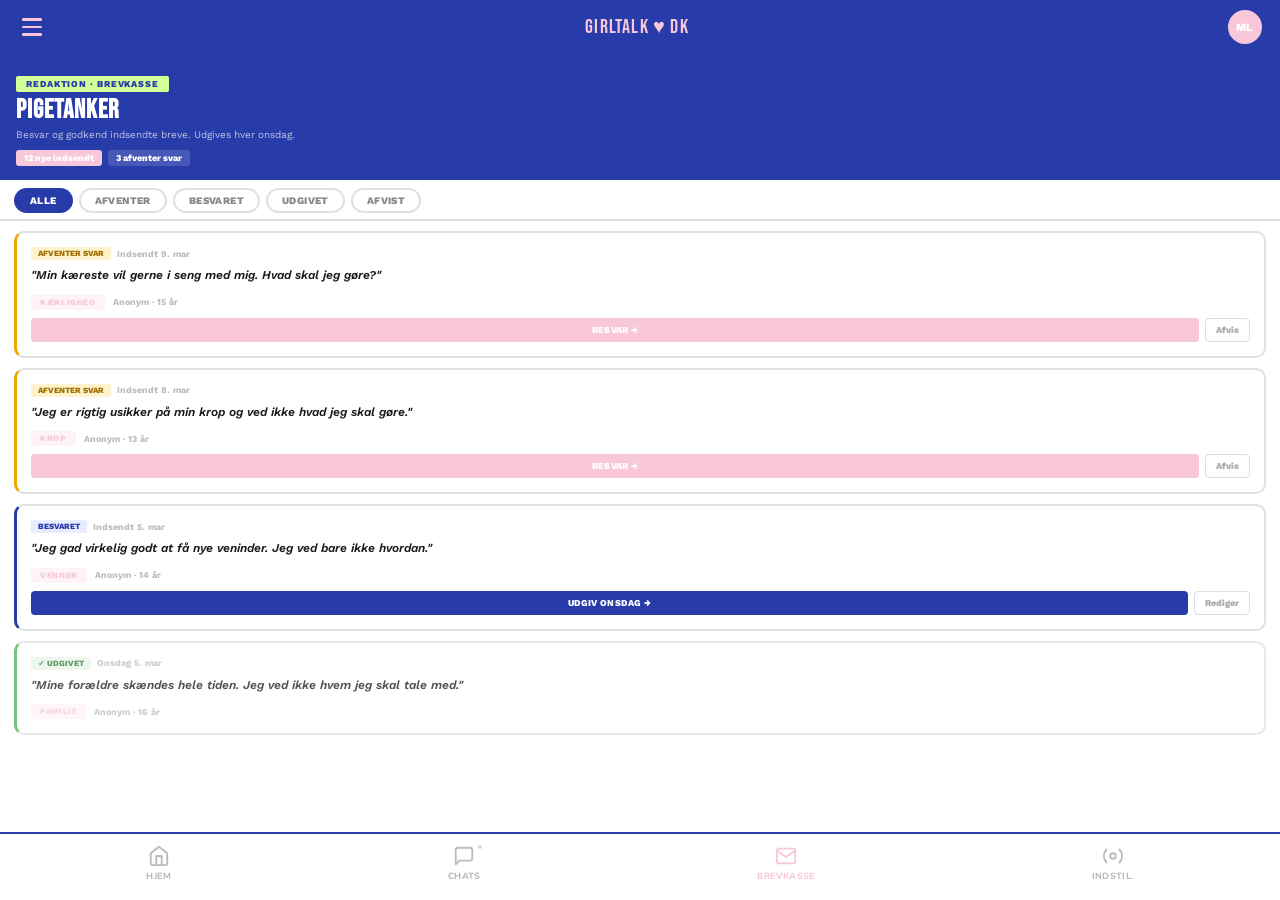
<file: brevkasse.html>
<!DOCTYPE html>
<html lang="da">
<head>
  <meta charset="UTF-8">
  <meta name="viewport" content="width=device-width, initial-scale=1.0">
  <title>GirlTalk · Brevkasse</title>
  <link rel="stylesheet" href="styles.css">
  <link rel="icon" href="favicon.svg" type="image/svg+xml">
</head>
<body class="page-inner">
<!--Hjælp af Claude AI-->
  <!-- DRAWER -->
  <div class="overlay" id="globalOv"></div>
  <nav class="drawer" id="globalDrawer" aria-label="Hovedmenu">
    <div class="drawer__header">
      <p class="drawer__logo">GIRLTALK ♥︎ DK</p>
      <div class="drawer__user">
        <span class="drawer__avatar" aria-hidden="true">ML</span>
        <div>
          <p class="drawer__name">Maria Larsen</p>
          <p class="drawer__role">Frivillig rådgiver · Online</p>
        </div>
      </div>
    </div>
    <ul class="drawer__nav">
      <li class="drawer__section">Rådgivning</li>
      <li class="drawer__item">
        <a class="drawer__link" href="home.html" aria-label="Samtaler">
          <svg viewBox="0 0 24 24" aria-hidden="true"><path d="M21 15a2 2 0 01-2 2H7l-4 4V5a2 2 0 012-2h14a2 2 0 012 2z"/></svg>
          <span class="drawer__label">Samtaler</span>
          <span class="drawer__badge drawer__badge--pink">3</span>
        </a>
      </li>
      <li class="drawer__item">
        <a class="drawer__link" href="chatlist.html" aria-label="Køoversigt">
          <svg viewBox="0 0 24 24" aria-hidden="true"><circle cx="12" cy="12" r="10"/><polyline points="12 6 12 12 16 14"/></svg>
          <span class="drawer__label">Køoversigt</span>
          <span class="drawer__badge drawer__badge--orange">2</span>
        </a>
      </li>
      <li class="drawer__item">
        <a class="drawer__link" href="#" aria-label="Vagtplan">
          <svg viewBox="0 0 24 24" aria-hidden="true"><rect x="3" y="4" width="18" height="18" rx="2"/><line x1="16" y1="2" x2="16" y2="6"/><line x1="8" y1="2" x2="8" y2="6"/><line x1="3" y1="10" x2="21" y2="10"/></svg>
          <span class="drawer__label">Vagtplan</span>
          <span class="drawer__meta">Man 14–18</span>
        </a>
      </li>
      <li class="drawer__section">Team</li>
      <li class="drawer__item">
        <a class="drawer__link" href="#" aria-label="Mit team">
          <svg viewBox="0 0 24 24" aria-hidden="true"><path d="M17 21v-2a4 4 0 00-4-4H5a4 4 0 00-4 4v2"/><circle cx="9" cy="7" r="4"/><path d="M23 21v-2a4 4 0 00-3-3.87M16 3.13a4 4 0 010 7.75"/></svg>
          <span class="drawer__label">Mit team</span>
          <span class="drawer__online">5 online</span>
        </a>
      </li>
      <li class="drawer__item">
        <a class="drawer__link" href="#" aria-label="Intern chat">
          <svg viewBox="0 0 24 24" aria-hidden="true"><path d="M21 15a2 2 0 01-2 2H7l-4 4V5a2 2 0 012-2h14a2 2 0 012 2z"/></svg>
          <span class="drawer__label">Intern chat</span>
        </a>
      </li>
      <li class="drawer__section">Andet</li>
      <li class="drawer__item">
        <a class="drawer__link" href="#" aria-label="Ressourcer">
          <svg viewBox="0 0 24 24" aria-hidden="true"><path d="M14 2H6a2 2 0 00-2 2v16a2 2 0 002 2h12a2 2 0 002-2V8z"/><polyline points="14 2 14 8 20 8"/></svg>
          <span class="drawer__label">Ressourcer</span>
        </a>
      </li>
      <li class="drawer__item drawer__item--active">
        <a class="drawer__link" href="brevkasse.html" aria-label="Brevkasse" aria-current="page">
          <svg viewBox="0 0 24 24" aria-hidden="true"><path d="M4 4h16c1.1 0 2 .9 2 2v12c0 1.1-.9 2-2 2H4c-1.1 0-2-.9-2-2V6c0-1.1.9-2 2-2z"/><polyline points="22,6 12,13 2,6"/></svg>
          <span class="drawer__label">Brevkasse</span>
        </a>
      </li>
      <li class="drawer__item">
        <a class="drawer__link" href="#" aria-label="Indstillinger">
          <svg viewBox="0 0 24 24" aria-hidden="true"><circle cx="12" cy="12" r="3"/><path d="M19.07 4.93a10 10 0 010 14.14M4.93 4.93a10 10 0 000 14.14"/></svg>
          <span class="drawer__label">Indstillinger</span>
        </a>
      </li>
    </ul>
    <a href="login.html" class="drawer__logout" aria-label="Log ud">
      <svg viewBox="0 0 24 24" aria-hidden="true"><path d="M9 21H5a2 2 0 01-2-2V5a2 2 0 012-2h4"/><polyline points="16 17 21 12 16 7"/><line x1="21" y1="12" x2="9" y2="12"/></svg>
      <span>Log ud</span>
    </a>
  </nav>

  <!-- TOPBAR -->
  <header class="topbar">
    <button class="topbar__menu-btn" id="menu-btn" aria-label="Åbn menu">
      <span></span><span></span><span></span>
    </button>
    <p class="topbar__logo">GIRLTALK ♥︎ DK</p>
    <span class="topbar__avatar" aria-hidden="true">ML</span>
  </header>

  <!-- HERO -->
  <div class="bk-hero">
    <span class="bk-hero__eyebrow">Redaktion · Brevkasse</span>
    <h1 class="bk-hero__title">PIGETANKER</h1>
    <p class="bk-hero__desc">Besvar og godkend indsendte breve. Udgives hver onsdag.</p>
    <!-- RETTELSE 1: Tilføjet role="region" så aria-label er tilladt på <div> -->
    <div class="bk-hero__stats" role="region" aria-label="Statistik">
      <span class="bk-hero__stat--pink">12 nye indsendt</span>
      <span class="bk-hero__stat--ghost">3 afventer svar</span>
    </div>
  </div>

  <!-- FILTER -->
  <!-- RETTELSE 7: role="tab" kræver tilhørende role="tabpanel".
       Filtrene er ændret til role="button" med aria-pressed da de er filtre, ikke rigtige tabs. -->
  <div class="bk-filters">
    <ul id="bk-filters-list" role="group" aria-label="Filtrer breve">
      <li class="bk-filters__tag bk-filters__tag--active" data-filter="alle" role="button" aria-pressed="true">Alle</li>
      <li class="bk-filters__tag" data-filter="afventer" role="button" aria-pressed="false">Afventer</li>
      <li class="bk-filters__tag" data-filter="besvaret" role="button" aria-pressed="false">Besvaret</li>
      <li class="bk-filters__tag" data-filter="udgivet" role="button" aria-pressed="false">Udgivet</li>
      <li class="bk-filters__tag" data-filter="afvist" role="button" aria-pressed="false">Afvist</li>
    </ul>
  </div>

  <!-- BREVE -->
  <main class="bk-list" id="bk-list" aria-label="Indsendte breve">

    <!-- RETTELSE 2-5: Tilføjet <h2> i hvert <article> så de ikke mangler overskrift (warning) -->
    <article class="bk-card bk-card--pending" data-status="afventer">
      <div class="bk-card__top">
        <span class="bk-card__status bk-card__status--pending">Afventer svar</span>
        <span class="bk-card__date">Indsendt 9. mar</span>
      </div>
      <h2 class="sr-only">Brev om kærlighed – Anonym, 15 år</h2>
      <p class="bk-card__question">"Min kæreste vil gerne i seng med mig. Hvad skal jeg gøre?"</p>
      <div class="bk-card__meta">
        <span class="bk-card__chip">Kærlighed</span>
        <span class="bk-card__date">Anonym · 15 år</span>
      </div>
      <div class="bk-card__actions">
        <button class="bk-card__btn--primary" aria-label="Besvar dette brev">Besvar →</button>
        <button class="bk-card__btn--ghost" aria-label="Afvis dette brev">Afvis</button>
      </div>
    </article>

    <article class="bk-card bk-card--pending" data-status="afventer">
      <div class="bk-card__top">
        <span class="bk-card__status bk-card__status--pending">Afventer svar</span>
        <span class="bk-card__date">Indsendt 8. mar</span>
      </div>
      <h2 class="sr-only">Brev om krop – Anonym, 13 år</h2>
      <p class="bk-card__question">"Jeg er rigtig usikker på min krop og ved ikke hvad jeg skal gøre."</p>
      <div class="bk-card__meta">
        <span class="bk-card__chip">Krop</span>
        <span class="bk-card__date">Anonym · 13 år</span>
      </div>
      <div class="bk-card__actions">
        <button class="bk-card__btn--primary" aria-label="Besvar dette brev">Besvar →</button>
        <button class="bk-card__btn--ghost" aria-label="Afvis dette brev">Afvis</button>
      </div>
    </article>

    <article class="bk-card bk-card--answered" data-status="besvaret">
      <div class="bk-card__top">
        <span class="bk-card__status bk-card__status--answered">Besvaret</span>
        <span class="bk-card__date">Indsendt 5. mar</span>
      </div>
      <h2 class="sr-only">Brev om venner – Anonym, 14 år</h2>
      <p class="bk-card__question">"Jeg gad virkelig godt at få nye veninder. Jeg ved bare ikke hvordan."</p>
      <div class="bk-card__meta">
        <span class="bk-card__chip">Venner</span>
        <span class="bk-card__date">Anonym · 14 år</span>
      </div>
      <div class="bk-card__actions">
        <button class="bk-card__btn--blue" aria-label="Udgiv brev onsdag">Udgiv onsdag →</button>
        <button class="bk-card__btn--ghost" aria-label="Rediger svar">Rediger</button>
      </div>
    </article>

    <article class="bk-card bk-card--published" data-status="udgivet">
      <div class="bk-card__top">
        <span class="bk-card__status bk-card__status--published">✓ Udgivet</span>
        <span class="bk-card__date">Onsdag 5. mar</span>
      </div>
      <h2 class="sr-only">Brev om familie – Anonym, 16 år</h2>
      <p class="bk-card__question">"Mine forældre skændes hele tiden. Jeg ved ikke hvem jeg skal tale med."</p>
      <div class="bk-card__meta">
        <span class="bk-card__chip">Familie</span>
        <span class="bk-card__date">Anonym · 16 år</span>
      </div>
    </article>

  </main>

  <!-- BUNDNAVIGATION -->
  <nav class="bottom-nav" aria-label="Bundnavigation">
    <a href="home.html" class="bottom-nav__item" aria-label="Hjem">
      <svg viewBox="0 0 24 24" aria-hidden="true"><path d="M3 9l9-7 9 7v11a2 2 0 01-2 2H5a2 2 0 01-2-2z"/><polyline points="9 22 9 12 15 12 15 22"/></svg>
      <span>Hjem</span>
    </a>
    <a href="chatlist.html" class="bottom-nav__item" aria-label="Chats">
      <svg viewBox="0 0 24 24" aria-hidden="true"><path d="M21 15a2 2 0 01-2 2H7l-4 4V5a2 2 0 012-2h14a2 2 0 012 2z"/></svg>
      <!-- RETTELSE 6: aria-label fjernet fra <span>, erstattet med aria-hidden + sr-only -->
      <span class="bottom-nav__badge" aria-hidden="true"></span>
      <span class="sr-only">Nye beskeder</span>
      <span>Chats</span>
    </a>
    <a href="brevkasse.html" class="bottom-nav__item bottom-nav__item--active" aria-label="Brevkasse" aria-current="page">
      <svg viewBox="0 0 24 24" aria-hidden="true"><path d="M4 4h16c1.1 0 2 .9 2 2v12c0 1.1-.9 2-2 2H4c-1.1 0-2-.9-2-2V6c0-1.1.9-2 2-2z"/><polyline points="22,6 12,13 2,6"/></svg>
      <span>Brevkasse</span>
    </a>
    <a href="#" class="bottom-nav__item" aria-label="Indstillinger">
      <svg viewBox="0 0 24 24" aria-hidden="true"><circle cx="12" cy="12" r="3"/><path d="M19.07 4.93a10 10 0 010 14.14M4.93 4.93a10 10 0 000 14.14"/></svg>
      <span>Indstil.</span>
    </a>
  </nav>

  <script src="js/drawer.js"></script>
  <script src="js/brevkasse.js"></script>

</body>
</html>
</file>
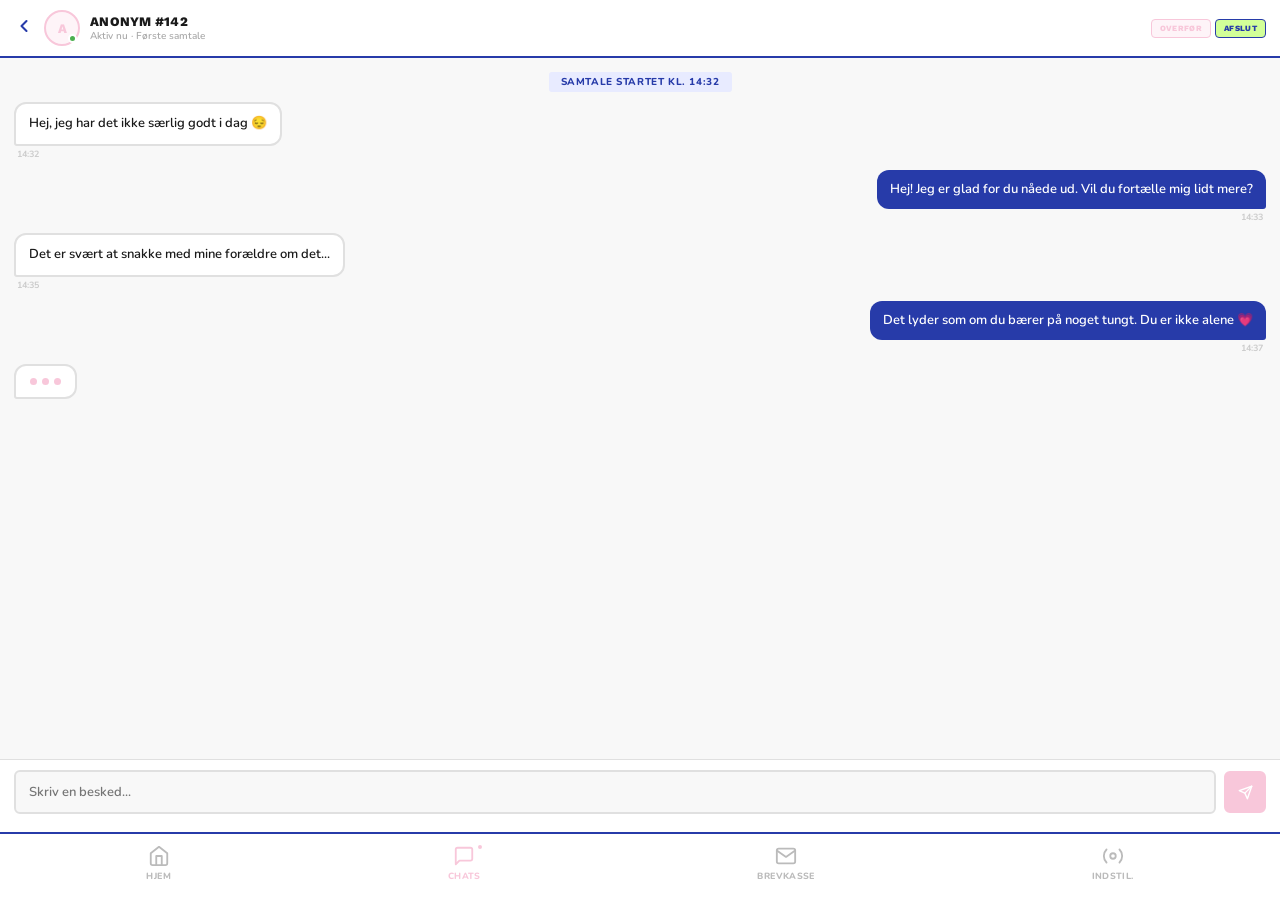
<file: chat.html>
<!DOCTYPE html>
<html lang="da">
<head>
<meta charset="UTF-8">
<meta name="viewport" content="width=device-width, initial-scale=1.0">
<title>GirlTalk · Samtale</title>
<link rel="stylesheet" href="styles.css">
<link rel="icon" href="favicon.svg" type="image/svg+xml">
</head>
<body class="page-chat">
<!--Hjælp af Claude AI-->
<!-- HEADER -->
<header class="chat-header">
<a href="chatlist.html" class="chat-header__back" aria-label="Tilbage til samtaleliste">
<svg viewBox="0 0 24 24" aria-hidden="true"><polyline points="15 18 9 12 15 6"/></svg>
</a>
<span class="chat-header__avatar" aria-hidden="true">A<span class="chat-list__status-dot chat-list__status-dot--online"></span></span>
<div class="chat-header__info">
<h1>Anonym #142</h1>
<p>Aktiv nu · Første samtale</p>
</div>
<div class="chat-header__actions">
<button class="chat-header__action chat-header__action--transfer" aria-label="Overfør samtale">Overfør</button>
<button class="chat-header__action chat-header__action--end" aria-label="Afslut samtale">Afslut</button>
</div>
</header>
<!-- BESKEDER -->
<main class="messages" id="messages" aria-label="Beskeder" aria-live="polite">
<p class="message__system">Samtale startet kl. 14:32</p>
<div class="message message--received">
<p class="message__bubble">Hej, jeg har det ikke særlig godt i dag 😔</p>
<span class="message__time">14:32</span>
</div>
<div class="message message--sent">
<p class="message__bubble">Hej! Jeg er glad for du nåede ud. Vil du fortælle mig lidt mere?</p>
<span class="message__time">14:33</span>
</div>
<div class="message message--received">
<p class="message__bubble">Det er svært at snakke med mine forældre om det...</p>
<span class="message__time">14:35</span>
</div>
<div class="message message--sent">
<p class="message__bubble">Det lyder som om du bærer på noget tungt. Du er ikke alene 💗</p>
<span class="message__time">14:37</span>
</div>
<!-- RETTELSE 1: aria-label fjernet fra <div> (generic element).
     Teksten formidles nu via et sr-only element ved siden af, og aria-hidden="true"
     er beholdt da den animerede typing-indikator er rent dekorativ. -->
<div class="message__typing" aria-hidden="true">
  <span></span><span></span><span></span>
</div>
<span class="sr-only" role="status">Skriver...</span>
</main>
<!-- INPUT -->
<div class="chat-input">
<input class="chat-input__field" id="chat-input" type="text" placeholder="Skriv en besked..." aria-label="Skriv en besked">
<button class="chat-input__send" id="send-btn" aria-label="Send besked">
<svg viewBox="0 0 24 24" aria-hidden="true"><line x1="22" y1="2" x2="11" y2="13"/><polygon points="22 2 15 22 11 13 2 9 22 2"/></svg>
</button>
</div>
<!-- BUNDNAVIGATION -->
<nav class="bottom-nav" aria-label="Bundnavigation">
<a href="home.html" class="bottom-nav__item" aria-label="Hjem">
<svg viewBox="0 0 24 24" aria-hidden="true"><path d="M3 9l9-7 9 7v11a2 2 0 01-2 2H5a2 2 0 01-2-2z"/><polyline points="9 22 9 12 15 12 15 22"/></svg>
<span>Hjem</span>
</a>
<a href="chatlist.html" class="bottom-nav__item bottom-nav__item--active" aria-label="Chats" aria-current="page">
<svg viewBox="0 0 24 24" aria-hidden="true"><path d="M21 15a2 2 0 01-2 2H7l-4 4V5a2 2 0 012-2h14a2 2 0 012 2z"/></svg>
<!-- RETTELSE 2: aria-label fjernet fra <span> (generic element).
     Erstattet med aria-hidden="true" + sr-only tekst. -->
<span class="bottom-nav__badge" aria-hidden="true"></span>
<span class="sr-only">Nye beskeder</span>
<span>Chats</span>
</a>
<a href="brevkasse.html" class="bottom-nav__item" aria-label="Brevkasse">
<svg viewBox="0 0 24 24" aria-hidden="true"><path d="M4 4h16c1.1 0 2 .9 2 2v12c0 1.1-.9 2-2 2H4c-1.1 0-2-.9-2-2V6c0-1.1.9-2 2-2z"/><polyline points="22,6 12,13 2,6"/></svg>
<span>Brevkasse</span>
</a>
<a href="#" class="bottom-nav__item" aria-label="Indstillinger">
<svg viewBox="0 0 24 24" aria-hidden="true"><circle cx="12" cy="12" r="3"/><path d="M19.07 4.93a10 10 0 010 14.14M4.93 4.93a10 10 0 000 14.14"/></svg>
<span>Indstil.</span>
</a>
</nav>
<script src="js/chat.js"></script>
</body>
</html>
</file>
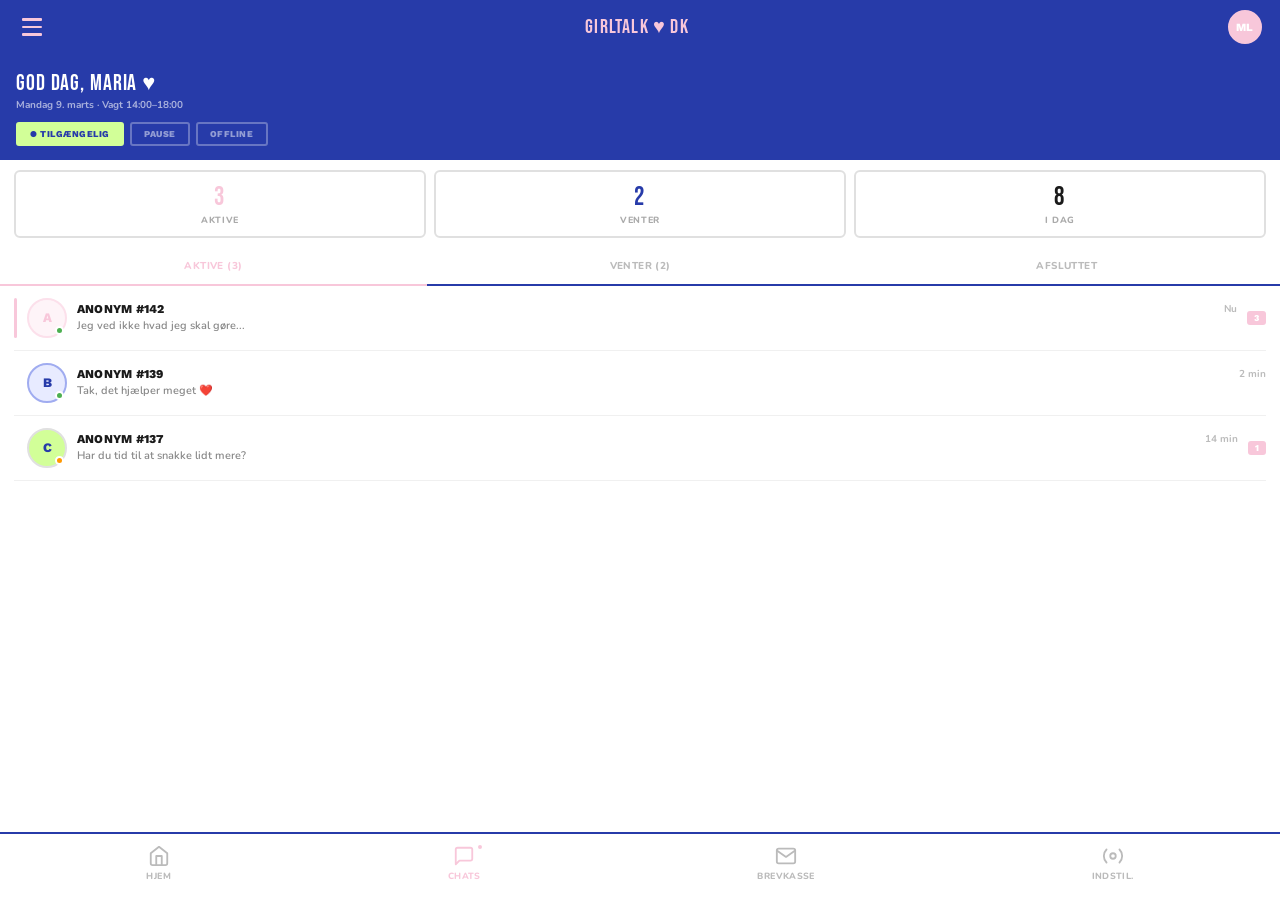
<file: chatlist.html>
<!DOCTYPE html>
<html lang="da">
<head>
  <meta charset="UTF-8">
  <meta name="viewport" content="width=device-width, initial-scale=1.0">
  <title>GirlTalk · Samtaler</title>
  <link rel="stylesheet" href="styles.css">
  <link rel="icon" href="favicon.svg" type="image/svg+xml">
</head>
<body class="page-inner">
 <!--Hjælp af Claude AI-->
  <!-- DRAWER -->
  <div class="overlay" id="globalOv"></div>
  <nav class="drawer" id="globalDrawer" aria-label="Hovedmenu">
    <div class="drawer__header">
      <p class="drawer__logo">GIRLTALK ♥︎ DK</p>
      <div class="drawer__user">
        <span class="drawer__avatar" aria-hidden="true">ML</span>
        <div>
          <p class="drawer__name">Maria Larsen</p>
          <p class="drawer__role">Frivillig rådgiver · Online</p>
        </div>
      </div>
    </div>
    <ul class="drawer__nav">
      <li class="drawer__section">Rådgivning</li>
      <li class="drawer__item">
        <a class="drawer__link" href="home.html" aria-label="Samtaler">
          <svg viewBox="0 0 24 24" aria-hidden="true"><path d="M21 15a2 2 0 01-2 2H7l-4 4V5a2 2 0 012-2h14a2 2 0 012 2z"/></svg>
          <span class="drawer__label">Samtaler</span>
          <span class="drawer__badge drawer__badge--pink">3</span>
        </a>
      </li>
      <li class="drawer__item drawer__item--active">
        <a class="drawer__link" href="chatlist.html" aria-label="Køoversigt" aria-current="page">
          <svg viewBox="0 0 24 24" aria-hidden="true"><circle cx="12" cy="12" r="10"/><polyline points="12 6 12 12 16 14"/></svg>
          <span class="drawer__label">Køoversigt</span>
          <span class="drawer__badge drawer__badge--orange">2</span>
        </a>
      </li>
      <li class="drawer__item">
        <a class="drawer__link" href="#" aria-label="Vagtplan">
          <svg viewBox="0 0 24 24" aria-hidden="true"><rect x="3" y="4" width="18" height="18" rx="2"/><line x1="16" y1="2" x2="16" y2="6"/><line x1="8" y1="2" x2="8" y2="6"/><line x1="3" y1="10" x2="21" y2="10"/></svg>
          <span class="drawer__label">Vagtplan</span>
          <span class="drawer__meta">Man 14–18</span>
        </a>
      </li>
      <li class="drawer__section">Team</li>
      <li class="drawer__item">
        <a class="drawer__link" href="#" aria-label="Mit team">
          <svg viewBox="0 0 24 24" aria-hidden="true"><path d="M17 21v-2a4 4 0 00-4-4H5a4 4 0 00-4 4v2"/><circle cx="9" cy="7" r="4"/><path d="M23 21v-2a4 4 0 00-3-3.87M16 3.13a4 4 0 010 7.75"/></svg>
          <span class="drawer__label">Mit team</span>
          <span class="drawer__online">5 online</span>
        </a>
      </li>
      <li class="drawer__item">
        <a class="drawer__link" href="#" aria-label="Intern chat">
          <svg viewBox="0 0 24 24" aria-hidden="true"><path d="M21 15a2 2 0 01-2 2H7l-4 4V5a2 2 0 012-2h14a2 2 0 012 2z"/></svg>
          <span class="drawer__label">Intern chat</span>
        </a>
      </li>
      <li class="drawer__section">Andet</li>
      <li class="drawer__item">
        <a class="drawer__link" href="#" aria-label="Ressourcer">
          <svg viewBox="0 0 24 24" aria-hidden="true"><path d="M14 2H6a2 2 0 00-2 2v16a2 2 0 002 2h12a2 2 0 002-2V8z"/><polyline points="14 2 14 8 20 8"/></svg>
          <span class="drawer__label">Ressourcer</span>
        </a>
      </li>
      <li class="drawer__item">
        <a class="drawer__link" href="brevkasse.html" aria-label="Brevkasse">
          <svg viewBox="0 0 24 24" aria-hidden="true"><path d="M4 4h16c1.1 0 2 .9 2 2v12c0 1.1-.9 2-2 2H4c-1.1 0-2-.9-2-2V6c0-1.1.9-2 2-2z"/><polyline points="22,6 12,13 2,6"/></svg>
          <span class="drawer__label">Brevkasse</span>
        </a>
      </li>
      <li class="drawer__item">
        <a class="drawer__link" href="#" aria-label="Indstillinger">
          <svg viewBox="0 0 24 24" aria-hidden="true"><circle cx="12" cy="12" r="3"/><path d="M19.07 4.93a10 10 0 010 14.14M4.93 4.93a10 10 0 000 14.14"/></svg>
          <span class="drawer__label">Indstillinger</span>
        </a>
      </li>
    </ul>
    <a href="login.html" class="drawer__logout" aria-label="Log ud">
      <svg viewBox="0 0 24 24" aria-hidden="true"><path d="M9 21H5a2 2 0 01-2-2V5a2 2 0 012-2h4"/><polyline points="16 17 21 12 16 7"/><line x1="21" y1="12" x2="9" y2="12"/></svg>
      <span>Log ud</span>
    </a>
  </nav>

  <!-- TOPBAR -->
  <header class="topbar">
    <button class="topbar__menu-btn" id="menu-btn" aria-label="Åbn menu">
      <span></span><span></span><span></span>
    </button>
    <p class="topbar__logo">GIRLTALK ♥︎ DK</p>
    <span class="topbar__avatar" aria-hidden="true">ML</span>
  </header>

  <!-- DASHBOARD -->
  <div class="dashboard">
    <p class="dashboard__welcome">God dag, Maria ♥</p>
    <p class="dashboard__subtitle">Mandag 9. marts · Vagt 14:00–18:00</p>
    <div class="dashboard__status" role="group" aria-label="Vælg status">
      <button class="dashboard__status-btn dashboard__status-btn--active" id="spill-av" aria-pressed="true">● Tilgængelig</button>
      <button class="dashboard__status-btn" id="spill-pa" aria-pressed="false">Pause</button>
      <button class="dashboard__status-btn" id="spill-of" aria-pressed="false">Offline</button>
    </div>
  </div>

  <!-- STATS -->
  <!-- RETTELSE 1: Tilføjet role="region" så aria-label er tilladt på <div> -->
  <div class="stats" role="region" aria-label="Statistik">
    <div class="stats__card"><p class="stats__number stats__number--pink">3</p><p class="stats__label">Aktive</p></div>
    <div class="stats__card"><p class="stats__number stats__number--blue">2</p><p class="stats__label">Venter</p></div>
    <div class="stats__card"><p class="stats__number stats__number--dark">8</p><p class="stats__label">I dag</p></div>
  </div>

  <!-- TABS -->
  <!-- RETTELSE 5: role="tab" kræver tilhørende role="tabpanel".
       Tilføjet aria-controls og id'er på knapperne, samt skjulte tabpanel-elementer. -->
  <div class="tabs" role="tablist" aria-label="Samtalestatus">
    <button class="tabs__tab tabs__tab--active" role="tab" aria-selected="true" aria-controls="panel-aktive" id="tab-aktive">Aktive (3)</button>
    <button class="tabs__tab" role="tab" aria-selected="false" aria-controls="panel-venter" id="tab-venter">Venter (2)</button>
    <button class="tabs__tab" role="tab" aria-selected="false" aria-controls="panel-afsluttet" id="tab-afsluttet">Afsluttet</button>
  </div>

  <!-- SAMTALELISTE -->
  <main class="chat-list">
    <!-- Tabpanels der svarer til hver tab -->
    <div id="panel-aktive" role="tabpanel" aria-labelledby="tab-aktive">
      <ul class="chat-list__items" aria-label="Aktive samtaler">
        <li class="chat-list__item">
          <a class="chat-list__link" href="chat.html" aria-label="Åbn samtale med Anonym #142">
            <span class="chat-list__urgency chat-list__urgency--pink" aria-hidden="true"></span>
            <span class="chat-list__avatar chat-list__avatar--pink" aria-hidden="true">A<span class="chat-list__status-dot chat-list__status-dot--online"></span></span>
            <div class="chat-list__info">
              <div class="chat-list__top">
                <span class="chat-list__name">Anonym #142</span>
                <span class="chat-list__time">Nu</span>
              </div>
              <p class="chat-list__preview">Jeg ved ikke hvad jeg skal gøre...</p>
            </div>
            <!-- RETTELSE 2+3: aria-label fjernet fra <span> (generic element).
                 Teksten formidles via sr-only i stedet. -->
            <span class="chat-list__badge" aria-hidden="true">3</span>
            <span class="sr-only">3 ulæste beskeder</span>
          </a>
        </li>
        <li class="chat-list__item">
          <a class="chat-list__link" href="chat.html" aria-label="Åbn samtale med Anonym #139">
            <span class="chat-list__urgency" aria-hidden="true"></span>
            <span class="chat-list__avatar chat-list__avatar--blue" aria-hidden="true">B<span class="chat-list__status-dot chat-list__status-dot--online"></span></span>
            <div class="chat-list__info">
              <div class="chat-list__top">
                <span class="chat-list__name">Anonym #139</span>
                <span class="chat-list__time">2 min</span>
              </div>
              <p class="chat-list__preview">Tak, det hjælper meget ❤️</p>
            </div>
          </a>
        </li>
        <li class="chat-list__item">
          <a class="chat-list__link" href="chat.html" aria-label="Åbn samtale med Anonym #137">
            <span class="chat-list__urgency" aria-hidden="true"></span>
            <span class="chat-list__avatar chat-list__avatar--green" aria-hidden="true">C<span class="chat-list__status-dot chat-list__status-dot--waiting"></span></span>
            <div class="chat-list__info">
              <div class="chat-list__top">
                <span class="chat-list__name">Anonym #137</span>
                <span class="chat-list__time">14 min</span>
              </div>
              <p class="chat-list__preview">Har du tid til at snakke lidt mere?</p>
            </div>
            <span class="chat-list__badge" aria-hidden="true">1</span>
            <span class="sr-only">1 ulæst besked</span>
          </a>
        </li>
      </ul>
    </div>
    <div id="panel-venter" role="tabpanel" aria-labelledby="tab-venter" hidden></div>
    <div id="panel-afsluttet" role="tabpanel" aria-labelledby="tab-afsluttet" hidden></div>
  </main>

  <!-- BUNDNAVIGATION -->
  <nav class="bottom-nav" aria-label="Bundnavigation">
    <a href="home.html" class="bottom-nav__item" aria-label="Hjem">
      <svg viewBox="0 0 24 24" aria-hidden="true"><path d="M3 9l9-7 9 7v11a2 2 0 01-2 2H5a2 2 0 01-2-2z"/><polyline points="9 22 9 12 15 12 15 22"/></svg>
      <span>Hjem</span>
    </a>
    <a href="chatlist.html" class="bottom-nav__item bottom-nav__item--active" aria-label="Chats" aria-current="page">
      <svg viewBox="0 0 24 24" aria-hidden="true"><path d="M21 15a2 2 0 01-2 2H7l-4 4V5a2 2 0 012-2h14a2 2 0 012 2z"/></svg>
      <!-- RETTELSE 4: aria-label fjernet fra <span>, erstattet med aria-hidden + sr-only -->
      <span class="bottom-nav__badge" aria-hidden="true"></span>
      <span class="sr-only">Nye beskeder</span>
      <span>Chats</span>
    </a>
    <a href="brevkasse.html" class="bottom-nav__item" aria-label="Brevkasse">
      <svg viewBox="0 0 24 24" aria-hidden="true"><path d="M4 4h16c1.1 0 2 .9 2 2v12c0 1.1-.9 2-2 2H4c-1.1 0-2-.9-2-2V6c0-1.1.9-2 2-2z"/><polyline points="22,6 12,13 2,6"/></svg>
      <span>Brevkasse</span>
    </a>
    <a href="#" class="bottom-nav__item" aria-label="Indstillinger">
      <svg viewBox="0 0 24 24" aria-hidden="true"><circle cx="12" cy="12" r="3"/><path d="M19.07 4.93a10 10 0 010 14.14M4.93 4.93a10 10 0 000 14.14"/></svg>
      <span>Indstil.</span>
    </a>
  </nav>

  <script src="js/drawer.js"></script>

</body>
</html>
</file>
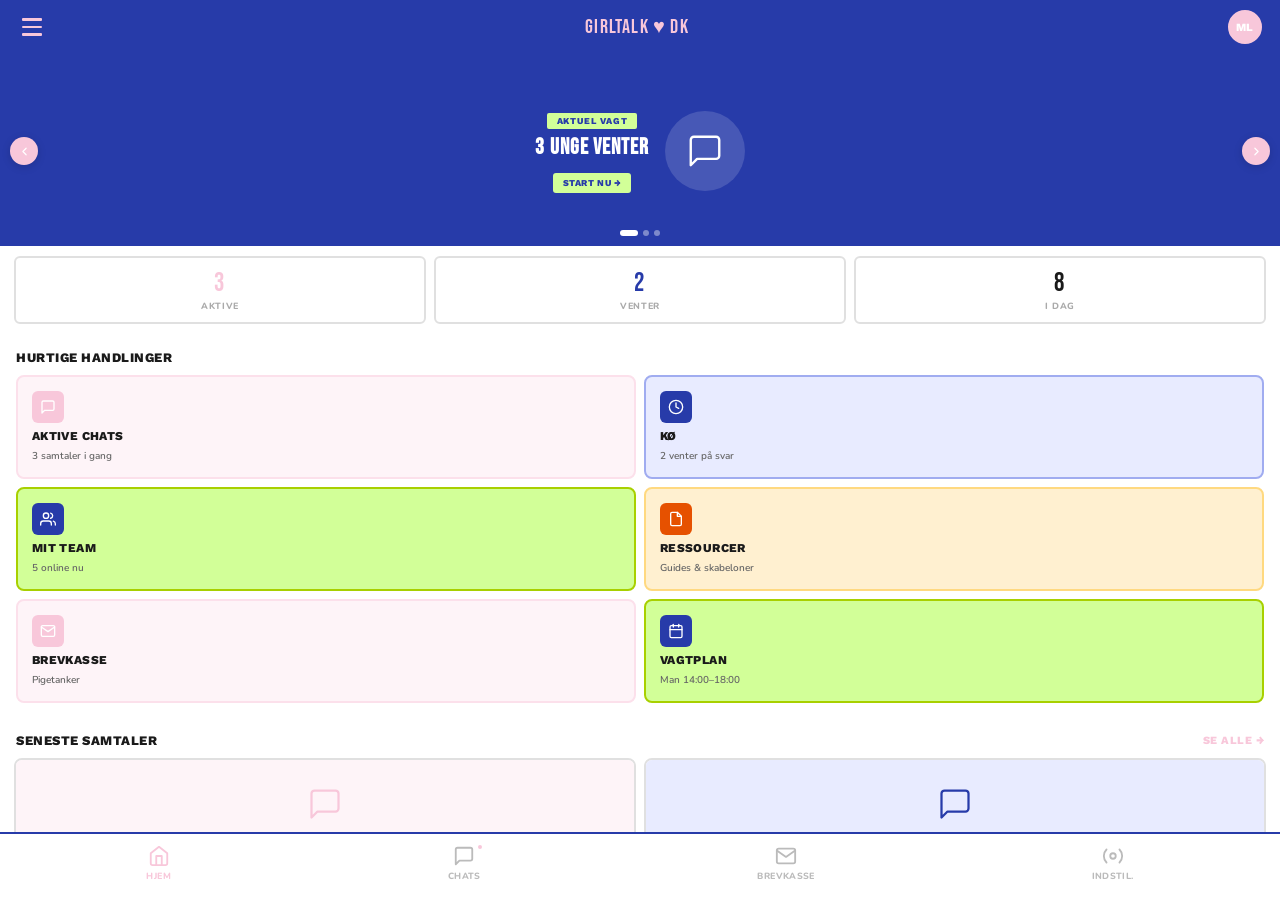
<file: home.html>
<!DOCTYPE html>
<html lang="da">
<head>
  <meta charset="UTF-8">
  <meta name="viewport" content="width=device-width, initial-scale=1.0">
  <title>GirlTalk · Hjem</title>
  <link rel="stylesheet" href="styles.css">
  <link rel="icon" href="favicon.svg" type="image/svg+xml">
</head>
<body class="page-inner">

  <!--Hjælp af Claude AI-->
  <!-- DRAWER -->
  <div class="overlay" id="globalOv"></div>
  <nav class="drawer" id="globalDrawer" aria-label="Hovedmenu">
    <div class="drawer__header">
      <p class="drawer__logo">GIRLTALK ♥︎ DK</p>
      <div class="drawer__user">
        <span class="drawer__avatar" aria-hidden="true">ML</span>
        <div>
          <p class="drawer__name">Maria Larsen</p>
          <p class="drawer__role">Frivillig rådgiver · Online</p>
        </div>
      </div>
    </div>
    <ul class="drawer__nav">
      <li class="drawer__section">Rådgivning</li>
      <li class="drawer__item drawer__item--active">
        <a class="drawer__link" href="home.html" aria-label="Samtaler">
          <svg viewBox="0 0 24 24" aria-hidden="true"><path d="M21 15a2 2 0 01-2 2H7l-4 4V5a2 2 0 012-2h14a2 2 0 012 2z"/></svg>
          <span class="drawer__label">Samtaler</span>
          <span class="drawer__badge drawer__badge--pink">3</span>
        </a>
      </li>
      <li class="drawer__item">
        <a class="drawer__link" href="chatlist.html" aria-label="Køoversigt">
          <svg viewBox="0 0 24 24" aria-hidden="true"><circle cx="12" cy="12" r="10"/><polyline points="12 6 12 12 16 14"/></svg>
          <span class="drawer__label">Køoversigt</span>
          <span class="drawer__badge drawer__badge--orange">2</span>
        </a>
      </li>
      <li class="drawer__item">
        <a class="drawer__link" href="#" aria-label="Vagtplan">
          <svg viewBox="0 0 24 24" aria-hidden="true"><rect x="3" y="4" width="18" height="18" rx="2"/><line x1="16" y1="2" x2="16" y2="6"/><line x1="8" y1="2" x2="8" y2="6"/><line x1="3" y1="10" x2="21" y2="10"/></svg>
          <span class="drawer__label">Vagtplan</span>
          <span class="drawer__meta">Man 14–18</span>
        </a>
      </li>
      <li class="drawer__section">Team</li>
      <li class="drawer__item">
        <a class="drawer__link" href="#" aria-label="Mit team">
          <svg viewBox="0 0 24 24" aria-hidden="true"><path d="M17 21v-2a4 4 0 00-4-4H5a4 4 0 00-4 4v2"/><circle cx="9" cy="7" r="4"/><path d="M23 21v-2a4 4 0 00-3-3.87M16 3.13a4 4 0 010 7.75"/></svg>
          <span class="drawer__label">Mit team</span>
          <span class="drawer__online">5 online</span>
        </a>
      </li>
      <li class="drawer__item">
        <a class="drawer__link" href="#" aria-label="Intern chat">
          <svg viewBox="0 0 24 24" aria-hidden="true"><path d="M21 15a2 2 0 01-2 2H7l-4 4V5a2 2 0 012-2h14a2 2 0 012 2z"/></svg>
          <span class="drawer__label">Intern chat</span>
        </a>
      </li>
      <li class="drawer__section">Andet</li>
      <li class="drawer__item">
        <a class="drawer__link" href="#" aria-label="Ressourcer">
          <svg viewBox="0 0 24 24" aria-hidden="true"><path d="M14 2H6a2 2 0 00-2 2v16a2 2 0 002 2h12a2 2 0 002-2V8z"/><polyline points="14 2 14 8 20 8"/></svg>
          <span class="drawer__label">Ressourcer</span>
        </a>
      </li>
      <li class="drawer__item">
        <a class="drawer__link" href="brevkasse.html" aria-label="Brevkasse">
          <svg viewBox="0 0 24 24" aria-hidden="true"><path d="M4 4h16c1.1 0 2 .9 2 2v12c0 1.1-.9 2-2 2H4c-1.1 0-2-.9-2-2V6c0-1.1.9-2 2-2z"/><polyline points="22,6 12,13 2,6"/></svg>
          <span class="drawer__label">Brevkasse</span>
        </a>
      </li>
      <li class="drawer__item">
        <a class="drawer__link" href="#" aria-label="Indstillinger">
          <svg viewBox="0 0 24 24" aria-hidden="true"><circle cx="12" cy="12" r="3"/><path d="M19.07 4.93a10 10 0 010 14.14M4.93 4.93a10 10 0 000 14.14"/></svg>
          <span class="drawer__label">Indstillinger</span>
        </a>
      </li>
    </ul>
    <a href="login.html" class="drawer__logout" aria-label="Log ud">
      <svg viewBox="0 0 24 24" aria-hidden="true"><path d="M9 21H5a2 2 0 01-2-2V5a2 2 0 012-2h4"/><polyline points="16 17 21 12 16 7"/><line x1="21" y1="12" x2="9" y2="12"/></svg>
      <span>Log ud</span>
    </a>
  </nav>

  <!-- TOPBAR -->
  <header class="topbar">
    <button class="topbar__menu-btn" id="menu-btn" aria-label="Åbn menu">
      <span></span><span></span><span></span>
    </button>
    <p class="topbar__logo">GIRLTALK ♥︎ DK</p>
    <span class="topbar__avatar" aria-hidden="true">ML</span>
  </header>

  <!-- CAROUSEL -->
  <!-- RETTELSE 3: role="tablist" er erstattet med role="region" på wrapperen,
       og prikkerne bruger nu role="button" i stedet for role="tab",
       da der ikke er tilhørende role="tabpanel" elementer. -->
  <div class="carousel" aria-label="Overblik" role="region">
    <div class="carousel__track" id="carousel-track">
      <div class="carousel__slide carousel__slide--blue">
        <div class="carousel__text">
          <span class="carousel__tag">Aktuel vagt</span>
          <h2>3 UNGE VENTER</h2>
          <a href="chatlist.html" class="carousel__btn">Start nu →</a>
        </div>
        <div class="carousel__icon" aria-hidden="true">
          <svg viewBox="0 0 24 24" aria-hidden="true"><path d="M21 15a2 2 0 01-2 2H7l-4 4V5a2 2 0 012-2h14a2 2 0 012 2z"/></svg>
        </div>
      </div>
      <div class="carousel__slide carousel__slide--pink">
        <div class="carousel__text">
          <span class="carousel__tag">Team</span>
          <h2>5 FRIVILLIGE ONLINE</h2>
          <a href="#" class="carousel__btn">Se team →</a>
        </div>
        <div class="carousel__icon" aria-hidden="true">
          <svg viewBox="0 0 24 24" aria-hidden="true"><path d="M17 21v-2a4 4 0 00-4-4H5a4 4 0 00-4 4v2"/><circle cx="9" cy="7" r="4"/><path d="M23 21v-2a4 4 0 00-3-3.87M16 3.13a4 4 0 010 7.75"/></svg>
        </div>
      </div>
      <div class="carousel__slide carousel__slide--green">
        <div class="carousel__text">
          <span class="carousel__tag">Vagtplan</span>
          <h2>NÆSTE VAGT MAN 14–18</h2>
          <a href="#" class="carousel__btn">Se vagtplan →</a>
        </div>
        <div class="carousel__icon" aria-hidden="true">
          <svg viewBox="0 0 24 24" aria-hidden="true"><rect x="3" y="4" width="18" height="18" rx="2"/><line x1="16" y1="2" x2="16" y2="6"/><line x1="8" y1="2" x2="8" y2="6"/><line x1="3" y1="10" x2="21" y2="10"/></svg>
        </div>
      </div>
    </div>
    <button class="carousel__arrow carousel__arrow--prev" id="car-prev" aria-label="Forrige slide">
      <svg viewBox="0 0 24 24" aria-hidden="true"><polyline points="15 18 9 12 15 6"/></svg>
    </button>
    <button class="carousel__arrow carousel__arrow--next" id="car-next" aria-label="Næste slide">
      <svg viewBox="0 0 24 24" aria-hidden="true"><polyline points="9 18 15 12 9 6"/></svg>
    </button>
    <!-- RETTELSE 3: Ændret fra role="tablist" til role="group", og prikkerne fra role="tab" til role="button".
         aria-selected er fjernet, da det kun gælder for role="tab". 
         aria-pressed bruges i stedet for at indikere aktiv tilstand. -->
    <div class="carousel__dots" id="hd" role="group" aria-label="Carousel navigation">
      <span class="carousel__dot carousel__dot--active" role="button" aria-pressed="true" aria-label="Slide 1"></span>
      <span class="carousel__dot" role="button" aria-pressed="false" aria-label="Slide 2"></span>
      <span class="carousel__dot" role="button" aria-pressed="false" aria-label="Slide 3"></span>
    </div>
  </div>

  <!-- INDHOLD -->
  <main class="content">

    <!-- RETTELSE 1: Tilføjet role="region" til <div class="stats"> så aria-label er tilladt. -->
    <div class="stats" role="region" aria-label="Statistik">
      <div class="stats__card"><p class="stats__number stats__number--pink">3</p><p class="stats__label">Aktive</p></div>
      <div class="stats__card"><p class="stats__number stats__number--blue">2</p><p class="stats__label">Venter</p></div>
      <div class="stats__card"><p class="stats__number stats__number--dark">8</p><p class="stats__label">I dag</p></div>
    </div>

    <section class="section" aria-labelledby="hurtige-handlinger">
      <div class="section__header">
        <h2 class="section__title" id="hurtige-handlinger">Hurtige handlinger</h2>
      </div>
      <ul class="quick-grid">
        <li class="quick-card quick-card--pink">
          <a class="quick-card__link" href="chatlist.html" aria-label="Aktive chats – 3 samtaler i gang">
            <span class="quick-card__icon" aria-hidden="true"><svg viewBox="0 0 24 24" aria-hidden="true"><path d="M21 15a2 2 0 01-2 2H7l-4 4V5a2 2 0 012-2h14a2 2 0 012 2z"/></svg></span>
            <p class="quick-card__title">Aktive chats</p>
            <p class="quick-card__subtitle">3 samtaler i gang</p>
          </a>
        </li>
        <li class="quick-card quick-card--blue">
          <a class="quick-card__link" href="chatlist.html" aria-label="Kø – 2 venter på svar">
            <span class="quick-card__icon" aria-hidden="true"><svg viewBox="0 0 24 24" aria-hidden="true"><circle cx="12" cy="12" r="10"/><polyline points="12 6 12 12 16 14"/></svg></span>
            <p class="quick-card__title">Kø</p>
            <p class="quick-card__subtitle">2 venter på svar</p>
          </a>
        </li>
        <li class="quick-card quick-card--green">
          <a class="quick-card__link" href="#" aria-label="Mit team – 5 online nu">
            <span class="quick-card__icon" aria-hidden="true"><svg viewBox="0 0 24 24" aria-hidden="true"><path d="M17 21v-2a4 4 0 00-4-4H5a4 4 0 00-4 4v2"/><circle cx="9" cy="7" r="4"/><path d="M23 21v-2a4 4 0 00-3-3.87M16 3.13a4 4 0 010 7.75"/></svg></span>
            <p class="quick-card__title">Mit team</p>
            <p class="quick-card__subtitle">5 online nu</p>
          </a>
        </li>
        <li class="quick-card quick-card--orange">
          <a class="quick-card__link" href="#" aria-label="Ressourcer">
            <span class="quick-card__icon" aria-hidden="true"><svg viewBox="0 0 24 24" aria-hidden="true"><path d="M14 2H6a2 2 0 00-2 2v16a2 2 0 002 2h12a2 2 0 002-2V8z"/><polyline points="14 2 14 8 20 8"/></svg></span>
            <p class="quick-card__title">Ressourcer</p>
            <p class="quick-card__subtitle">Guides & skabeloner</p>
          </a>
        </li>
        <li class="quick-card quick-card--pink">
          <a class="quick-card__link" href="brevkasse.html" aria-label="Brevkasse – Pigetanker">
            <span class="quick-card__icon" aria-hidden="true"><svg viewBox="0 0 24 24" aria-hidden="true"><path d="M4 4h16c1.1 0 2 .9 2 2v12c0 1.1-.9 2-2 2H4c-1.1 0-2-.9-2-2V6c0-1.1.9-2 2-2z"/><polyline points="22,6 12,13 2,6"/></svg></span>
            <p class="quick-card__title">Brevkasse</p>
            <p class="quick-card__subtitle">Pigetanker</p>
          </a>
        </li>
        <li class="quick-card quick-card--green">
          <a class="quick-card__link" href="#" aria-label="Vagtplan">
            <span class="quick-card__icon" aria-hidden="true"><svg viewBox="0 0 24 24" aria-hidden="true"><rect x="3" y="4" width="18" height="18" rx="2"/><line x1="16" y1="2" x2="16" y2="6"/><line x1="8" y1="2" x2="8" y2="6"/><line x1="3" y1="10" x2="21" y2="10"/></svg></span>
            <p class="quick-card__title">Vagtplan</p>
            <p class="quick-card__subtitle">Man 14:00–18:00</p>
          </a>
        </li>
      </ul>
    </section>

    <section class="section section--spaced" aria-labelledby="seneste-samtaler">
      <div class="section__header">
        <h2 class="section__title" id="seneste-samtaler">Seneste samtaler</h2>
        <a href="chatlist.html" class="section__link" aria-label="Se alle samtaler">Se alle →</a>
      </div>
    </section>

    <ul class="recent-chats">
      <li class="recent-chats__card">
        <a class="recent-chats__link" href="chat.html" aria-label="Åbn samtale med Anonym #142">
          <div class="recent-chats__img recent-chats__img--pink" aria-hidden="true">
            <svg viewBox="0 0 24 24" class="recent-chats__svg--pink" aria-hidden="true"><path d="M21 15a2 2 0 01-2 2H7l-4 4V5a2 2 0 012-2h14a2 2 0 012 2z"/></svg>
          </div>
          <div class="recent-chats__body">
            <p class="recent-chats__tag">Afsluttet</p>
            <p class="recent-chats__name">Anonym #142 · 24 min</p>
            <p class="recent-chats__time">I dag kl. 14:32</p>
          </div>
        </a>
      </li>
      <li class="recent-chats__card">
        <a class="recent-chats__link" href="chat.html" aria-label="Åbn samtale med Anonym #139">
          <div class="recent-chats__img recent-chats__img--blue" aria-hidden="true">
            <svg viewBox="0 0 24 24" class="recent-chats__svg--blue" aria-hidden="true"><path d="M21 15a2 2 0 01-2 2H7l-4 4V5a2 2 0 012-2h14a2 2 0 012 2z"/></svg>
          </div>
          <div class="recent-chats__body">
            <p class="recent-chats__tag">Afsluttet</p>
            <p class="recent-chats__name">Anonym #139 · 18 min</p>
            <p class="recent-chats__time">I dag kl. 12:10</p>
          </div>
        </a>
      </li>
    </ul>

  </main>

  <!-- BUNDNAVIGATION -->
  <nav class="bottom-nav" aria-label="Bundnavigation">
    <a href="home.html" class="bottom-nav__item bottom-nav__item--active" aria-label="Hjem" aria-current="page">
      <svg viewBox="0 0 24 24" aria-hidden="true"><path d="M3 9l9-7 9 7v11a2 2 0 01-2 2H5a2 2 0 01-2-2z"/><polyline points="9 22 9 12 15 12 15 22"/></svg>
      <span>Hjem</span>
    </a>
    <a href="chatlist.html" class="bottom-nav__item" aria-label="Chats">
      <svg viewBox="0 0 24 24" aria-hidden="true"><path d="M21 15a2 2 0 01-2 2H7l-4 4V5a2 2 0 012-2h14a2 2 0 012 2z"/></svg>
      <!-- RETTELSE 2: aria-label fjernet fra <span> (generic element).
           Beskeden formidles nu via et visually-hidden tekstelement inde i linket. -->
      <span class="bottom-nav__badge" aria-hidden="true"></span>
      <span class="sr-only">Nye beskeder</span>
      <span>Chats</span>
    </a>
    <a href="brevkasse.html" class="bottom-nav__item" aria-label="Brevkasse">
      <svg viewBox="0 0 24 24" aria-hidden="true"><path d="M4 4h16c1.1 0 2 .9 2 2v12c0 1.1-.9 2-2 2H4c-1.1 0-2-.9-2-2V6c0-1.1.9-2 2-2z"/><polyline points="22,6 12,13 2,6"/></svg>
      <span>Brevkasse</span>
    </a>
    <a href="#" class="bottom-nav__item" aria-label="Indstillinger">
      <svg viewBox="0 0 24 24" aria-hidden="true"><circle cx="12" cy="12" r="3"/><path d="M19.07 4.93a10 10 0 010 14.14M4.93 4.93a10 10 0 000 14.14"/></svg>
      <span>Indstil.</span>
    </a>
  </nav>

  <script src="js/drawer.js"></script>
  <script src="js/carousel.js"></script>

</body>
</html>
</file>
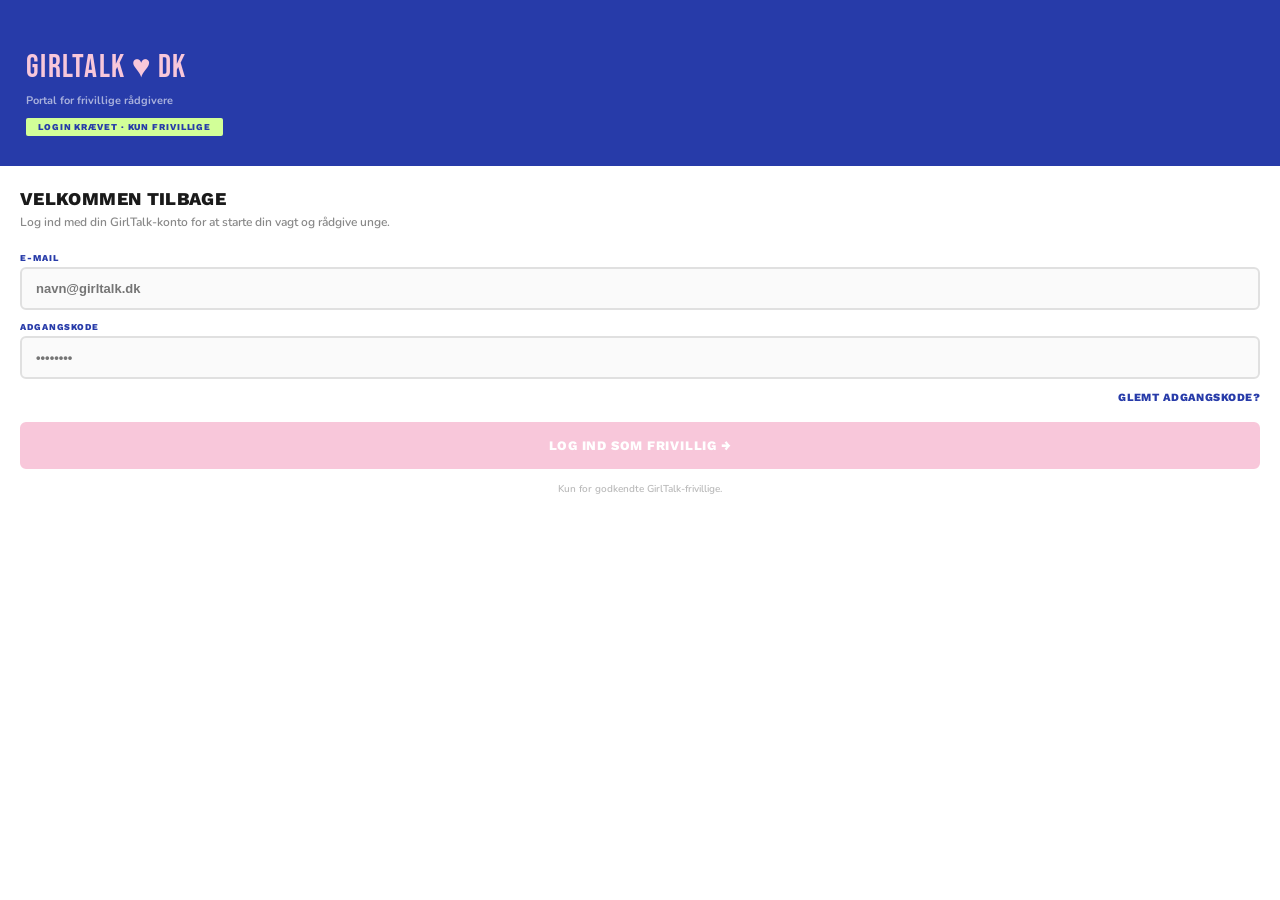
<file: login.html>
<!DOCTYPE html>
<html lang="da">
<head>
  <meta charset="UTF-8">
  <meta name="viewport" content="width=device-width, initial-scale=1.0">
  <title>GirlTalk · Log ind</title>
  <link rel="stylesheet" href="styles.css">
  <link rel="icon" href="favicon.svg" type="image/svg+xml">
</head>
<body class="page-login">
  
<!--Hjælp af Claude AI-->

  <main class="login">
    <div class="login__hero">
      <p class="login__logo">GIRLTALK ♥︎ DK</p>
      <p class="login__tagline">Portal for frivillige rådgivere</p>
      <span class="login__badge">Login krævet · Kun frivillige</span>
    </div>
    <div class="login__body">
      <h1 class="login__heading">Velkommen tilbage</h1>
      <p class="login__subtitle">Log ind med din GirlTalk-konto for at starte din vagt og rådgive unge.</p>
      <div class="login__field">
        <label class="login__label" for="email-input">E-mail</label>
        <input class="login__input" id="email-input" type="email" placeholder="navn@girltalk.dk" aria-label="E-mail adresse">
      </div>
      <div class="login__field">
        <label class="login__label" for="pw-input">Adgangskode</label>
        <input class="login__input" id="pw-input" type="password" placeholder="••••••••" minlength="8" aria-label="Adgangskode">
        <p id="pw-msg" role="alert"></p>
      </div>
      <p class="login__forgot">Glemt adgangskode?</p>
      <a href="home.html" class="login__btn" aria-label="Log ind som frivillig">Log ind som frivillig →</a>
      <p class="login__note">Kun for godkendte GirlTalk-frivillige.</p>
    </div>
  </main>

  <script src="js/login.js"></script>
</body>
</html>
</file>
<file: styles.css>
/* CSS'EN ER LAVET MED INSPIRATION FRA CLAUDE.AI OG W3SCHOOL*/

@import url('https://fonts.googleapis.com/css2?family=Bebas+Neue&family=Nunito:wght@400;700;800&family=Work+Sans:wght@400;600;700;800;900&display=swap');


/* ─────────────────────────────────────
   RESET & VARIABLER
───────────────────────────────────── */

* {
  box-sizing: border-box;
  margin: 0;
  padding: 0;
}

button {
  border: none;
  cursor: pointer;
  font-family: inherit;
  padding: 0;
}

a {
  text-decoration: none;
  color: inherit;
}

ul, li {
  list-style: none;
}

:root {
  --pink:     #f8c7da;
  --pink-l:   #fce0eb;
  --pink-bg:  #fef4f8;
  --blue:     #273ba9;
  --blue-l:   #a0acf0;
  --blue-bg:  #e8ebff;
  --green:    #d2ff98;
  --dark:     #1a1a1a;
  --border:   #E0E0E0;
  --bg:       #F5F5F5;
}

html, body {
  height: 100%;
  font-family: 'Work Sans', sans-serif;
  background: #fff;
  color: var(--dark);
  overflow-x: hidden;
}


/* ─────────────────────────────────────
   SIDETYPER
───────────────────────────────────── */

.page-login {
  display: flex;
  flex-direction: column;
  min-height: 100vh;
}

.page-inner {
  display: flex;
  flex-direction: column;
  min-height: 100vh;
  animation: fadeIn .3s ease;
}

.page-chat {
  height: 100vh;
  overflow: hidden;
  display: flex;
  flex-direction: column;
}

.page-chat .messages   { flex: 1; overflow-y: auto; min-height: 0; }
.page-chat .chat-input { flex-shrink: 0; }
.page-chat .bottom-nav { flex-shrink: 0; position: static; }


/* ─────────────────────────────────────
   TOPBAR
───────────────────────────────────── */

.topbar {
  height: 56px;
  display: flex;
  align-items: center;
  justify-content: space-between;
  padding: 0 18px;
  background: var(--blue);
  border-bottom: 2.5px solid var(--blue);
  position: sticky;
  top: 0;
  z-index: 100;
  flex-shrink: 0;
}

.topbar__logo {
  font-family: 'Bebas Neue', sans-serif;
  font-size: 20px;
  letter-spacing: .06em;
  color: var(--pink);
}

.topbar__avatar {
  width: 34px;
  height: 34px;
  border-radius: 50%;
  background: var(--pink);
  border: 2px solid var(--pink);
  display: flex;
  align-items: center;
  justify-content: center;
  font-size: 11px;
  font-weight: 800;
  color: #fff;
}

.topbar__menu-btn {
  display: flex;
  flex-direction: column;
  gap: 5px;
  cursor: pointer;
  padding: 4px;
  background: none;
  border: none;
}

.topbar__menu-btn span {
  display: block;
  width: 20px;
  height: 2.5px;
  background: var(--pink);
  border-radius: 1px;
  transition: all .3s;
}

.topbar__menu-btn.open span:nth-child(1) { transform: translateY(7.5px) rotate(45deg); }
.topbar__menu-btn.open span:nth-child(2) { opacity: 0; transform: scaleX(0); }
.topbar__menu-btn.open span:nth-child(3) { transform: translateY(-7.5px) rotate(-45deg); }


/* ─────────────────────────────────────
   DRAWER
───────────────────────────────────── */

.overlay {
  position: fixed;
  top: 0; left: 0; right: 0; bottom: 0;
  background: rgba(26, 45, 184, .2);
  z-index: 9998;
  opacity: 0;
  pointer-events: none;
  transition: opacity .3s;
}

.overlay.show {
  opacity: 1;
  pointer-events: all;
}

.drawer {
  position: fixed;
  top: 0;
  left: -300px;
  width: 290px;
  height: 100%;
  background: #fff;
  z-index: 9999;
  display: flex;
  flex-direction: column;
  border-right: 2.5px solid var(--blue);
  transition: left .3s cubic-bezier(.4, 0, .2, 1);
}

.drawer.open { left: 0; }

.drawer__header {
  padding: 28px 20px 16px;
  background: #fff;
  border-bottom: 2px solid var(--border);
}

.drawer__logo {
  font-family: 'Bebas Neue', sans-serif;
  font-size: 22px;
  letter-spacing: .06em;
  color: var(--pink);
  margin-bottom: 10px;
}

.drawer__user { display: flex; align-items: center; gap: 10px; }

.drawer__avatar {
  width: 38px;
  height: 38px;
  border-radius: 50%;
  background: var(--pink);
  border: 2px solid var(--blue);
  display: flex;
  align-items: center;
  justify-content: center;
  font-size: 13px;
  font-weight: 800;
  color: #fff;
}

.drawer__name { font-size: 13px; font-weight: 800; color: var(--dark); }
.drawer__role { font-size: 10px; font-weight: 600; color: #aaa; font-family: 'Nunito', sans-serif; }

.drawer__nav { flex: 1; overflow-y: auto; padding: 6px 0; }

.drawer__section {
  font-size: 8px;
  font-weight: 800;
  color: #aaa;
  letter-spacing: .14em;
  text-transform: uppercase;
  padding: 10px 20px 3px;
  font-family: 'Nunito', sans-serif;
}

.drawer__item {
  display: flex;
  align-items: center;
  cursor: pointer;
  transition: background .12s;
}

.drawer__item:hover           { background: var(--bg); }
.drawer__item--active         { background: var(--pink-bg); border-left: 3px solid var(--pink); }
.drawer__item--active .drawer__label { color: var(--pink); font-weight: 800; }
.drawer__item--active .drawer__link svg { stroke: var(--pink); }

.drawer__link {
  display: flex;
  align-items: center;
  gap: 12px;
  padding: 12px 20px;
  width: 100%;
  text-decoration: none;
  color: inherit;
}

.drawer__link svg {
  width: 17px;
  height: 17px;
  stroke: #bbb;
  fill: none;
  stroke-width: 2;
  stroke-linecap: round;
  stroke-linejoin: round;
  flex-shrink: 0;
}

.drawer__label { font-size: 13px; font-weight: 700; color: #888; flex: 1; font-family: 'Nunito', sans-serif; }

.drawer__badge         { padding: 2px 8px; border-radius: 3px; font-size: 9px; font-weight: 800; color: #fff; }
.drawer__badge--pink   { background: var(--pink); }
.drawer__badge--orange { background: #FF9800; }
.drawer__meta          { font-size: 9px; color: #aaa; font-weight: 700; font-family: 'Nunito', sans-serif; }
.drawer__online        { font-size: 10px; color: #4CAF50; font-weight: 800; }

.drawer__logout {
  display: flex;
  align-items: center;
  gap: 10px;
  padding: 14px 20px;
  background: transparent;
  border-top: 2px solid var(--border);
  width: 100%;
  cursor: pointer;
  text-decoration: none;
  color: inherit;
}

.drawer__logout svg  { width: 15px; height: 15px; stroke: #bbb; fill: none; stroke-width: 2; stroke-linecap: round; stroke-linejoin: round; }
.drawer__logout span { font-size: 12px; color: #bbb; font-weight: 700; font-family: 'Nunito', sans-serif; }


/* ─────────────────────────────────────
   BUNDNAVIGATION
───────────────────────────────────── */

.bottom-nav {
  position: fixed;
  bottom: 0; left: 0; right: 0;
  height: 68px;
  background: #fff;
  border-top: 2.5px solid var(--blue);
  display: flex;
  align-items: center;
  justify-content: space-around;
  padding: 0 8px 8px;
  z-index: 98;
}

.bottom-nav__item {
  display: flex;
  flex-direction: column;
  align-items: center;
  gap: 3px;
  padding: 5px 10px;
  position: relative;
  transition: transform .15s;
  background: none;
  border: none;
  text-decoration: none;
  color: inherit;
}

.bottom-nav__item:active              { transform: scale(.88); }
.bottom-nav__item svg                 { width: 22px; height: 22px; stroke: #bbb; fill: none; stroke-width: 2; stroke-linecap: round; stroke-linejoin: round; transition: stroke .2s; }
.bottom-nav__item span                { font-size: 9px; font-weight: 800; color: #bbb; text-transform: uppercase; letter-spacing: .04em; transition: color .2s; font-family: 'Nunito', sans-serif; }
.bottom-nav__item--active svg         { stroke: var(--pink); }
.bottom-nav__item--active span        { color: var(--pink); }

.bottom-nav__badge {
  position: absolute;
  top: 3px; right: 7px;
  width: 8px; height: 8px;
  background: var(--pink);
  border-radius: 50%;
  border: 2px solid #fff;
  animation: pulse 2s ease infinite;
}


/* ─────────────────────────────────────
   LOGIN
───────────────────────────────────── */

.login { display: flex; flex-direction: column; min-height: 100vh; }

.login__hero {
  background: var(--blue);
  padding: 48px 26px 30px;
  display: flex;
  flex-direction: column;
  align-items: flex-start;
  gap: 6px;
}

.login__logo     { font-family: 'Bebas Neue', sans-serif; font-size: 32px; letter-spacing: .04em; color: var(--pink); }
.login__tagline  { font-size: 11px; font-weight: 700; color: rgba(255,255,255,.6); font-family: 'Nunito', sans-serif; }
.login__badge    { background: var(--green); color: var(--blue); font-size: 9px; font-weight: 800; padding: 4px 12px; border-radius: 2px; text-transform: uppercase; letter-spacing: .1em; margin-top: 4px; }

.login__body     { padding: 22px 20px; flex: 1; }
.login__heading  { font-weight: 800; font-size: 18px; color: var(--dark); margin-bottom: 4px; text-transform: uppercase; letter-spacing: .02em; }
.login__subtitle { font-size: 12px; color: #888; margin-bottom: 22px; line-height: 1.5; font-weight: 600; font-family: 'Nunito', sans-serif; }
.login__field    { margin-bottom: 12px; }
.login__label    { display: block; font-size: 9px; font-weight: 800; color: var(--blue); margin-bottom: 4px; letter-spacing: .1em; text-transform: uppercase; }

.login__input {
  width: 100%;
  padding: 12px 14px;
  border-radius: 6px;
  border: 2.5px solid var(--border);
  font-size: 13px;
  color: var(--dark);
  outline: none;
  background: #FAFAFA;
  transition: border-color .2s, box-shadow .2s;
  font-weight: 600;
}

.login__input:focus { border-color: var(--blue); background: #fff; box-shadow: 3px 3px 0 var(--blue-l); }

.login__forgot {
  text-align: right;
  margin-bottom: 18px;
  font-size: 11px;
  font-weight: 800;
  color: var(--blue);
  cursor: pointer;
  text-transform: uppercase;
  letter-spacing: .04em;
}

.login__btn {
  display: block;
  text-align: center;
  width: 100%;
  padding: 14px;
  border-radius: 6px;
  background: var(--pink);
  color: #fff;
  font-size: 13px;
  font-weight: 800;
  border: 2.5px solid var(--pink);
  cursor: pointer;
  margin-bottom: 12px;
  transition: transform .15s, box-shadow .2s;
  text-transform: uppercase;
  letter-spacing: .06em;
  text-decoration: none;
}

.login__btn:hover  { transform: translateY(-1px); box-shadow: 4px 4px 0 var(--blue); }
.login__btn:active { transform: scale(.98); }
.login__note       { text-align: center; font-size: 10px; color: #bbb; line-height: 1.7; padding: 0 6px; font-weight: 600; font-family: 'Nunito', sans-serif; }


/* ─────────────────────────────────────
   CAROUSEL
───────────────────────────────────── */

.carousel  { position: relative; overflow: hidden; flex-shrink: 0; }
.carousel__track { display: flex; transition: transform .4s cubic-bezier(.4, 0, .2, 1); }

.carousel__slide {
  min-width: 100%;
  height: 190px;
  display: flex;
  align-items: center;
  justify-content: center;
  padding: 18px 44px;
  gap: 16px;
  position: relative;
  overflow: hidden;
}

.carousel__slide--blue  { background: var(--blue); }
.carousel__slide--pink  { background: var(--pink); }
.carousel__slide--green { background: var(--green); }

.carousel__text        { max-width: 150px; text-align: center; z-index: 1; }
.carousel__tag         { display: inline-block; background: var(--green); color: var(--blue); font-size: 9px; font-weight: 800; padding: 3px 10px; border-radius: 2px; margin-bottom: 8px; text-transform: uppercase; letter-spacing: .1em; }
.carousel__slide--pink .carousel__tag,
.carousel__slide--green .carousel__tag { background: var(--blue); color: #fff; }
.carousel__text h2     { font-family: 'Bebas Neue', sans-serif; font-size: 22px; letter-spacing: .04em; color: #fff; line-height: 1; margin-bottom: 12px; }
.carousel__slide--green .carousel__text h2 { color: var(--blue); }

.carousel__btn {
  display: inline-flex;
  background: #fff;
  color: var(--blue);
  font-size: 9px;
  font-weight: 800;
  padding: 5px 10px;
  border-radius: 3px;
  cursor: pointer;
  text-transform: uppercase;
  letter-spacing: .06em;
  transition: transform .15s;
  text-decoration: none;
}

.carousel__btn:hover { transform: translateY(-1px); }
.carousel__slide--blue .carousel__btn { background: var(--green); }

.carousel__icon      { width: 80px; height: 80px; border-radius: 50%; display: flex; align-items: center; justify-content: center; flex-shrink: 0; }
.carousel__slide--blue .carousel__icon  { background: rgba(255,255,255,.15); }
.carousel__slide--pink .carousel__icon  { background: rgba(255,255,255,.2); }
.carousel__slide--green .carousel__icon { background: rgba(45,90,0,.3); }
.carousel__icon svg  { width: 38px; height: 38px; fill: none; stroke-width: 1.5; stroke-linecap: round; stroke-linejoin: round; }
.carousel__slide--blue .carousel__icon svg,
.carousel__slide--pink .carousel__icon svg  { stroke: #fff; }
.carousel__slide--green .carousel__icon svg { stroke: var(--blue); }

.carousel__dots { position: absolute; bottom: 10px; left: 50%; transform: translateX(-50%); display: flex; gap: 5px; }
.carousel__dot  { width: 6px; height: 6px; border-radius: 50%; background: rgba(255,255,255,.4); cursor: pointer; transition: all .2s; }
.carousel__dot--active { background: #fff; width: 18px; border-radius: 3px; }

.carousel__arrow {
  position: absolute;
  top: 95px;
  transform: translateY(-50%);
  width: 28px;
  height: 28px;
  background: var(--pink);
  border-radius: 50%;
  display: flex;
  align-items: center;
  justify-content: center;
  cursor: pointer;
  box-shadow: 0 2px 8px rgba(0,0,0,.15);
  z-index: 10;
  transition: box-shadow .15s;
}

.carousel__arrow:hover { box-shadow: 0 4px 12px rgba(0,0,0,.22); }
.carousel__arrow svg   { width: 13px; height: 13px; stroke: #fff; fill: none; stroke-width: 2.2; stroke-linecap: round; stroke-linejoin: round; }
.carousel__arrow--prev { left: 10px; }
.carousel__arrow--next { right: 10px; }


/* ─────────────────────────────────────
   INDHOLD
───────────────────────────────────── */

.content { flex: 1; overflow-y: auto; padding-bottom: 74px; }

.section        { padding: 16px 16px 0; }
.section--spaced { margin-top: 14px; }
.section__header { display: flex; justify-content: space-between; align-items: center; margin-bottom: 10px; }
.section__title  { font-weight: 800; font-size: 13px; color: var(--dark); text-transform: uppercase; letter-spacing: .04em; }
.section__link   { font-size: 11px; font-weight: 800; color: var(--pink); text-transform: uppercase; letter-spacing: .04em; cursor: pointer; background: none; border: none; text-decoration: none; }


/* ─────────────────────────────────────
   STATS
───────────────────────────────────── */

.stats { display: grid; grid-template-columns: 1fr 1fr 1fr; gap: 8px; padding: 10px 14px; }

.stats__card   { background: #fff; border-radius: 6px; padding: 10px; text-align: center; border: 2px solid var(--border); }
.stats__number { font-family: 'Bebas Neue', sans-serif; font-size: 26px; letter-spacing: .04em; }
.stats__number--pink { color: var(--pink); }
.stats__number--blue { color: var(--blue); }
.stats__number--dark { color: var(--dark); }
.stats__label  { font-size: 9px; color: #aaa; margin-top: 1px; font-weight: 800; text-transform: uppercase; letter-spacing: .06em; font-family: 'Nunito', sans-serif; }


/* ─────────────────────────────────────
   HURTIGE HANDLINGER
───────────────────────────────────── */

.quick-grid { display: grid; grid-template-columns: 1fr 1fr; gap: 8px; }

.quick-card {
  border-radius: 8px;
  cursor: pointer;
  transition: transform .15s;
  border: 2px solid transparent;
}

.quick-card:active        { transform: scale(.96); }
.quick-card--pink         { background: var(--pink-bg); border-color: var(--pink-l); }
.quick-card--blue         { background: var(--blue-bg); border-color: var(--blue-l); }
.quick-card--green        { background: var(--green); border-color: #A8D000; }
.quick-card--orange       { background: #FFF0D0; border-color: #FFD980; }

.quick-card__link {
  display: flex;
  flex-direction: column;
  gap: 6px;
  padding: 14px;
  width: 100%;
  text-decoration: none;
  color: inherit;
}

.quick-card__icon              { width: 32px; height: 32px; border-radius: 6px; display: flex; align-items: center; justify-content: center; }
.quick-card--pink .quick-card__icon   { background: var(--pink); }
.quick-card--blue .quick-card__icon   { background: var(--blue); }
.quick-card--green .quick-card__icon  { background: var(--blue); }
.quick-card--orange .quick-card__icon { background: #E65100; }
.quick-card__icon svg          { width: 16px; height: 16px; fill: none; stroke-width: 2; stroke-linecap: round; stroke-linejoin: round; stroke: #fff; }

.quick-card__title    { font-size: 12px; font-weight: 800; color: var(--dark); text-transform: uppercase; letter-spacing: .03em; }
.quick-card__subtitle { font-size: 10px; color: #666; line-height: 1.4; font-weight: 600; font-family: 'Nunito', sans-serif; }


/* ─────────────────────────────────────
   SENESTE SAMTALER
───────────────────────────────────── */

.recent-chats { display: grid; grid-template-columns: 1fr 1fr; gap: 8px; padding: 0 14px 14px; }

.recent-chats__card {
  border-radius: 8px;
  overflow: hidden;
  background: #fff;
  cursor: pointer;
  border: 2px solid var(--border);
  transition: transform .15s, box-shadow .15s;
}

.recent-chats__card:hover { transform: translateY(-2px); box-shadow: 4px 4px 0 var(--blue); }

.recent-chats__link  { display: block; text-decoration: none; color: inherit; }
.recent-chats__img   { height: 88px; display: flex; align-items: center; justify-content: center; }
.recent-chats__img--pink { background: var(--pink-bg); }
.recent-chats__img--blue { background: var(--blue-bg); }
.recent-chats__svg--pink { width: 36px; height: 36px; stroke: var(--pink); fill: none; stroke-width: 1.5; stroke-linecap: round; stroke-linejoin: round; }
.recent-chats__svg--blue { width: 36px; height: 36px; stroke: var(--blue); fill: none; stroke-width: 1.5; stroke-linecap: round; stroke-linejoin: round; }

.recent-chats__body { padding: 9px; }
.recent-chats__tag  { font-size: 8px; font-weight: 800; color: var(--pink); text-transform: uppercase; letter-spacing: .1em; margin-bottom: 3px; }
.recent-chats__name { font-size: 12px; font-weight: 800; color: var(--dark); text-transform: uppercase; letter-spacing: .02em; }
.recent-chats__time { font-size: 9.5px; color: #aaa; margin-top: 2px; font-weight: 600; font-family: 'Nunito', sans-serif; }


/* ─────────────────────────────────────
   DASHBOARD (CHATLIST)
───────────────────────────────────── */

.dashboard           { background: var(--blue); padding: 14px 16px; flex-shrink: 0; }
.dashboard__welcome  { font-family: 'Bebas Neue', sans-serif; font-size: 22px; letter-spacing: .04em; color: #fff; margin-bottom: 1px; }
.dashboard__subtitle { font-size: 10px; color: rgba(255,255,255,.6); margin-bottom: 10px; font-weight: 700; font-family: 'Nunito', sans-serif; }
.dashboard__status   { display: flex; gap: 6px; }

.dashboard__status-btn {
  padding: 5px 12px;
  border-radius: 3px;
  font-size: 9px;
  font-weight: 800;
  cursor: pointer;
  border: 2px solid rgba(255,255,255,.3);
  background: transparent;
  color: rgba(255,255,255,.5);
  transition: all .2s;
  text-transform: uppercase;
  letter-spacing: .06em;
}

.dashboard__status-btn--active { background: var(--green); border-color: var(--green); color: var(--blue); }


/* ─────────────────────────────────────
   TABS
───────────────────────────────────── */

.tabs { display: flex; border-bottom: 2.5px solid var(--blue); background: #fff; flex-shrink: 0; }

.tabs__tab {
  flex: 1;
  padding: 11px;
  text-align: center;
  font-size: 10px;
  font-weight: 800;
  color: #bbb;
  cursor: pointer;
  transition: color .2s;
  border-bottom: 2.5px solid transparent;
  margin-bottom: -2.5px;
  text-transform: uppercase;
  letter-spacing: .04em;
  background: none;
  font-family: 'Nunito', sans-serif;
}

.tabs__tab--active { color: var(--pink); border-bottom-color: var(--pink); }


/* ─────────────────────────────────────
   SAMTALELISTE
───────────────────────────────────── */

.chat-list        { flex: 1; overflow-y: auto; padding-bottom: 74px; }
.chat-list__items { padding: 0 14px; }

.chat-list__item { border-bottom: 1.5px solid #F0F0F0; transition: background .1s; }
.chat-list__item:hover { background: #FAFAFA; }

.chat-list__link {
  display: flex;
  align-items: center;
  gap: 10px;
  padding: 12px 0;
  width: 100%;
  text-decoration: none;
  color: inherit;
}

.chat-list__urgency       { width: 3px; height: 40px; border-radius: 2px; flex-shrink: 0; }
.chat-list__urgency--pink { background: var(--pink); }

.chat-list__avatar {
  width: 40px;
  height: 40px;
  border-radius: 50%;
  display: flex;
  align-items: center;
  justify-content: center;
  font-size: 13px;
  font-weight: 800;
  position: relative;
  flex-shrink: 0;
  border: 2px solid var(--border);
}

.chat-list__avatar--pink  { background: var(--pink-bg); color: var(--pink); border-color: var(--pink-l); }
.chat-list__avatar--blue  { background: var(--blue-bg); color: var(--blue); border-color: var(--blue-l); }
.chat-list__avatar--green { background: var(--green); color: var(--blue); }

.chat-list__status-dot          { position: absolute; bottom: 1px; right: 1px; width: 9px; height: 9px; border-radius: 50%; border: 2px solid #fff; }
.chat-list__status-dot--online  { background: #4CAF50; }
.chat-list__status-dot--waiting { background: #FF9800; }

.chat-list__info    { flex: 1; min-width: 0; }
.chat-list__top     { display: flex; justify-content: space-between; margin-bottom: 2px; }
.chat-list__name    { font-size: 12px; font-weight: 800; color: var(--dark); text-transform: uppercase; letter-spacing: .02em; }
.chat-list__time    { font-size: 10px; color: #bbb; font-weight: 700; font-family: 'Nunito', sans-serif; }
.chat-list__preview { font-size: 11px; color: #888; white-space: nowrap; overflow: hidden; text-overflow: ellipsis; font-weight: 600; font-family: 'Nunito', sans-serif; }
.chat-list__badge   { background: var(--pink); color: #fff; font-size: 9px; font-weight: 800; padding: 2px 7px; border-radius: 3px; text-transform: uppercase; }


/* ─────────────────────────────────────
   CHAT SAMTALE
───────────────────────────────────── */

.chat-header {
  background: #fff;
  border-bottom: 2.5px solid var(--blue);
  padding: 0 14px;
  height: 58px;
  display: flex;
  align-items: center;
  gap: 10px;
  flex-shrink: 0;
  position: sticky;
  top: 0;
  z-index: 50;
}

.chat-header__back { background: transparent; border: none; text-decoration: none; }
.chat-header__back svg { width: 20px; height: 20px; stroke: var(--blue); fill: none; stroke-width: 2.5; stroke-linecap: round; stroke-linejoin: round; cursor: pointer; }

.chat-header__avatar {
  width: 36px;
  height: 36px;
  border-radius: 50%;
  background: var(--pink-bg);
  border: 2px solid var(--pink);
  display: flex;
  align-items: center;
  justify-content: center;
  font-size: 13px;
  font-weight: 800;
  color: var(--pink);
  position: relative;
  flex-shrink: 0;
}

.chat-header__info h1 { font-size: 13px; font-weight: 800; color: var(--dark); text-transform: uppercase; letter-spacing: .02em; }
.chat-header__info p  { font-size: 10px; color: #aaa; font-weight: 600; font-family: 'Nunito', sans-serif; }

.chat-header__actions { margin-left: auto; display: flex; gap: 4px; }

.chat-header__action {
  padding: 4px 8px;
  border-radius: 4px;
  font-size: 8px;
  font-weight: 800;
  cursor: pointer;
  text-transform: uppercase;
  letter-spacing: .04em;
  border: 1.5px solid;
}

.chat-header__action:active          { transform: scale(.96); }
.chat-header__action--transfer       { background: var(--pink-bg); border-color: var(--pink); color: var(--pink); }
.chat-header__action--end            { background: var(--green); border-color: var(--blue); color: var(--blue); }

.messages {
  flex: 1;
  overflow-y: auto;
  padding: 14px;
  display: flex;
  flex-direction: column;
  gap: 10px;
  min-height: 0;
  background: #F8F8F8;
}

.message               { display: flex; flex-direction: column; max-width: 78%; }
.message--received     { align-self: flex-start; }
.message--sent         { align-self: flex-end; align-items: flex-end; }

.message__bubble       { padding: 10px 13px; border-radius: 12px; font-size: 13px; line-height: 1.5; font-weight: 600; font-family: 'Nunito', sans-serif; }
.message--received .message__bubble { background: #fff; color: var(--dark); border-bottom-left-radius: 3px; border: 2px solid var(--border); }
.message--sent .message__bubble     { background: var(--blue); color: #fff; border-bottom-right-radius: 3px; }

.message__time   { font-size: 9px; color: #ccc; margin-top: 2px; padding: 0 3px; font-weight: 700; font-family: 'Nunito', sans-serif; }
.message__system { align-self: center; background: var(--blue-bg); padding: 3px 12px; border-radius: 3px; font-size: 10px; color: var(--blue); font-weight: 800; text-transform: uppercase; letter-spacing: .06em; font-family: 'Nunito', sans-serif; }

.message__typing {
  align-self: flex-start;
  background: #fff;
  border-radius: 12px;
  border-bottom-left-radius: 3px;
  padding: 12px 14px;
  display: flex;
  gap: 5px;
  border: 2px solid var(--border);
}

.message__typing span { width: 7px; height: 7px; border-radius: 50%; background: var(--pink); display: block; }

.chat-input {
  display: flex;
  gap: 8px;
  align-items: center;
  padding: 10px 14px 18px;
  background: #fff;
  flex-shrink: 0;
  border-top: 1px solid var(--border);
}

.chat-input__field {
  flex: 1;
  padding: 11px 13px;
  border-radius: 6px;
  border: 2.5px solid var(--border);
  font-size: 13px;
  outline: none;
  background: #F8F8F8;
  transition: border-color .2s;
  font-weight: 600;
  font-family: 'Nunito', sans-serif;
}

.chat-input__field:focus { border-color: var(--blue); }

.chat-input__send {
  width: 42px;
  height: 42px;
  border-radius: 6px;
  background: var(--pink);
  border: 2px solid var(--pink);
  cursor: pointer;
  display: flex;
  align-items: center;
  justify-content: center;
  flex-shrink: 0;
  transition: transform .15s, box-shadow .2s;
}

.chat-input__send:hover { transform: scale(1.06); box-shadow: 3px 3px 0 var(--blue); }
.chat-input__send svg   { width: 15px; height: 15px; stroke: #fff; fill: none; stroke-width: 2.2; stroke-linecap: round; stroke-linejoin: round; }


/* ─────────────────────────────────────
   BREVKASSE
───────────────────────────────────── */

.bk-hero            { background: var(--blue); padding: 16px 16px 14px; flex-shrink: 0; }
.bk-hero__eyebrow   { display: inline-block; background: var(--green); color: var(--blue); font-size: 9px; font-weight: 800; padding: 3px 10px; border-radius: 2px; text-transform: uppercase; letter-spacing: .1em; margin-bottom: 6px; }
.bk-hero__title     { font-family: 'Bebas Neue', sans-serif; font-size: 26px; color: #fff; letter-spacing: .04em; line-height: 1; }
.bk-hero__desc      { font-size: 10px; color: rgba(255,255,255,.7); margin-top: 4px; line-height: 1.4; }
.bk-hero__stats     { margin-top: 8px; display: flex; gap: 6px; }
.bk-hero__stat--pink  { background: var(--pink); border-radius: 3px; padding: 3px 8px; font-size: 9px; font-weight: 800; color: #fff; }
.bk-hero__stat--ghost { background: rgba(255,255,255,.15); border-radius: 3px; padding: 3px 8px; font-size: 9px; font-weight: 800; color: #fff; }

.bk-filters         { padding: 8px 14px 6px; background: #fff; flex-shrink: 0; border-bottom: 2px solid var(--border); }
#bk-filters-list    { display: flex; gap: 6px; overflow-x: auto; scrollbar-width: none; }
#bk-filters-list::-webkit-scrollbar { display: none; }

.bk-filters__tag {
  flex-shrink: 0;
  padding: 5px 14px;
  border-radius: 20px;
  font-size: 10px;
  font-weight: 800;
  cursor: pointer;
  border: 2px solid var(--border);
  background: #fff;
  color: #888;
  transition: all .15s;
  text-transform: uppercase;
  letter-spacing: .04em;
}

.bk-filters__tag--active { background: var(--blue); border-color: var(--blue); color: #fff; }

.bk-list { flex: 1; overflow-y: auto; padding: 10px 14px 80px; display: flex; flex-direction: column; gap: 10px; }

.bk-card {
  background: #fff;
  border: 2px solid var(--border);
  border-radius: 10px;
  padding: 14px;
  cursor: pointer;
  transition: transform .15s, box-shadow .15s;
}

.bk-card:hover        { transform: translateY(-2px); box-shadow: 4px 4px 0 var(--pink-l); }
.bk-card--pending     { border-left: 3px solid #f0a500; }
.bk-card--answered    { border-left: 3px solid var(--blue); }
.bk-card--published   { border-left: 3px solid #4CAF50; opacity: .75; }

.bk-card__top         { display: flex; align-items: center; gap: 6px; margin-bottom: 6px; }
.bk-card__status      { font-size: 8px; font-weight: 800; padding: 2px 7px; border-radius: 2px; text-transform: uppercase; }
.bk-card__status--pending  { background: #fff3cd; color: #a07000; }
.bk-card__status--answered { background: #e8ecff; color: var(--blue); }
.bk-card__status--published { background: #e8f5e9; color: #2e7d32; }
.bk-card__date        { font-size: 9px; color: #bbb; font-weight: 700; }
.bk-card__question    { font-size: 12px; font-style: italic; color: var(--dark); line-height: 1.55; font-weight: 600; padding-right: 24px; }
.bk-card__meta        { display: flex; align-items: center; gap: 8px; margin-top: 10px; }
.bk-card__chip        { font-size: 8px; font-weight: 800; padding: 3px 9px; border-radius: 2px; background: var(--pink-bg); color: var(--pink); text-transform: uppercase; letter-spacing: .08em; }
.bk-card__actions     { display: flex; gap: 6px; margin-top: 8px; }
.bk-card__btn--primary { flex: 1; padding: 6px; background: var(--pink); border: none; border-radius: 4px; color: #fff; font-size: 9px; font-weight: 800; cursor: pointer; text-transform: uppercase; letter-spacing: .04em; }
.bk-card__btn--blue    { flex: 1; padding: 6px; background: var(--blue); border: none; border-radius: 4px; color: #fff; font-size: 9px; font-weight: 800; cursor: pointer; text-transform: uppercase; letter-spacing: .04em; }
.bk-card__btn--ghost   { padding: 6px 10px; background: #fff; border: 1.5px solid #ddd; border-radius: 4px; color: #aaa; font-size: 9px; font-weight: 800; cursor: pointer; }


.topbar__logo,
.drawer__logo,
.login__logo {
  font-family: 'Bebas Neue', sans-serif;
}

/* ─────────────────────────────────────
   TILGÆNGELIGHED
───────────────────────────────────── */

.sr-only {
  position: absolute;
  width: 1px;
  height: 1px;
  padding: 0;
  overflow: hidden;
  clip: rect(0, 0, 0, 0);
  white-space: nowrap;
  border: 0;
}

@keyframes fadeIn {
  from { opacity: 0; transform: translateY(10px); }
  to   { opacity: 1; transform: translateY(0); }
}

@keyframes pulse {
  0%, 100% { transform: scale(1); }
  50%       { transform: scale(1.4); }
}
</file>
